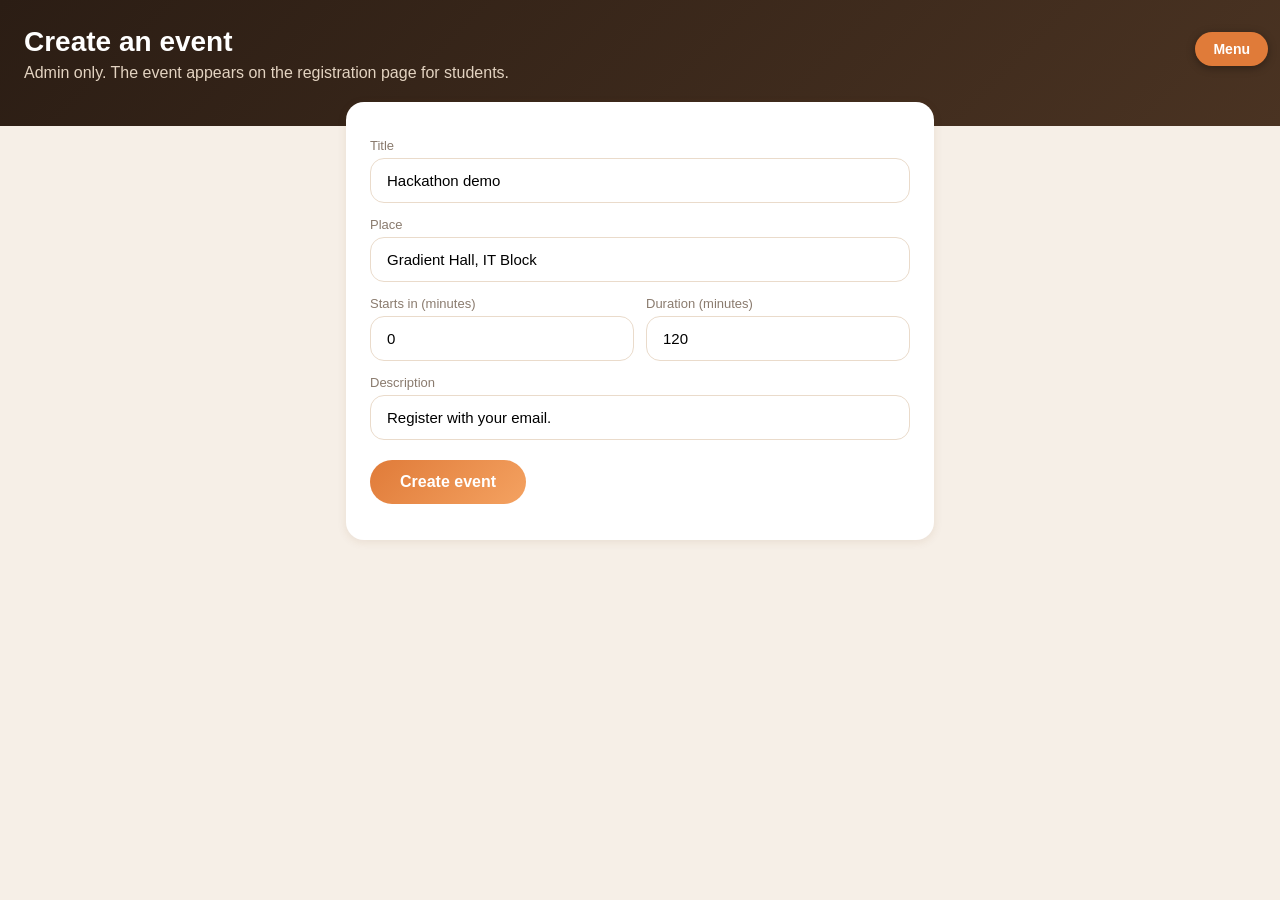
<file: static/create-event.html>
<!DOCTYPE html>
<html lang="en">
<head>
<meta charset="utf-8">
<meta name="viewport" content="width=device-width, initial-scale=1">
<title>CampusBuddy: Create an event</title>
<style>
  :root { --accent:#E07B39; --accent2:#F4A261; --dark:#B85C1E; --soft:#FBE3CF; --bg:#F6EFE7;
          --line:#EADBCB; --ink:#2F2A26; --muted:#8A7B6E; --side:#2B1D14; --green:#4E8F66; --red:#C0584A; }
  * { box-sizing:border-box; }
  body { margin:0; font-family:Calibri,"Segoe UI",Arial,sans-serif; background:var(--bg); color:var(--ink); }
  header { background:linear-gradient(135deg,var(--side),#4A3322); color:#fff; padding:26px 24px 44px; }
  header h1 { margin:0; font-size:28px; font-weight:600; }
  header p { margin:6px 0 0; color:#E3D3C1; }
  main { max-width:620px; margin:-24px auto 30px; padding:0 16px; }
  .card { background:#fff; border-radius:18px; padding:22px 24px; box-shadow:0 2px 10px rgba(120,70,20,.1); }
  label { display:block; font-size:13px; color:var(--muted); margin:14px 0 5px; }
  input { width:100%; padding:13px 16px; border-radius:14px; border:1px solid var(--line); font-size:15px; outline:none; }
  input:focus { border-color:var(--accent); }
  .two { display:grid; grid-template-columns:1fr 1fr; gap:12px; }
  button { margin-top:20px; padding:13px 30px; border:0; border-radius:24px; cursor:pointer; color:#fff; font-size:16px; font-weight:700;
           background:linear-gradient(135deg,var(--accent),var(--accent2)); }
  button:hover { opacity:.92; }
  #msg { margin-top:14px; font-weight:600; font-size:15px; }
  .ok { color:var(--green); } .bad { color:var(--red); }
  a { color:var(--dark); font-weight:600; }
</style>
</head>
<body>
<header>
  <h1>Create an event</h1>
  <p>Admin only. The event appears on the registration page for students.</p>
</header>
<main>
  <div class="card">
    <label>Title</label>
    <input id="t" type="text" value="Hackathon demo">
    <label>Place</label>
    <input id="p" type="text" value="Gradient Hall, IT Block">
    <div class="two">
      <div><label>Starts in (minutes)</label><input id="s" type="number" value="0" min="0"></div>
      <div><label>Duration (minutes)</label><input id="d" type="number" value="120" min="1"></div>
    </div>
    <label>Description</label>
    <input id="desc" type="text" value="Register with your email.">
    <button id="go" type="button">Create event</button>
    <div id="msg"></div>
  </div>
</main>
<script>
document.getElementById("go").addEventListener("click", function () {
  var out = document.getElementById("msg");
  out.className = ""; out.textContent = "Creating...";
  fetch("/api/events", {
    method: "POST",
    headers: { "Content-Type": "application/json" },
    body: JSON.stringify({
      title: document.getElementById("t").value,
      place: document.getElementById("p").value,
      start_in_min: parseFloat(document.getElementById("s").value) || 0,
      duration_min: parseInt(document.getElementById("d").value) || 30,
      description: document.getElementById("desc").value
    })
  }).then(function (r) {
    return r.json().catch(function () { return {}; }).then(function (d) {
      if (!r.ok) throw new Error(d.detail ? JSON.stringify(d.detail) : "Could not create the event");
      out.className = "ok";
      out.innerHTML = "Event created. <a href='/static/register.html'>Open the registration page</a>";
    });
  }).catch(function (e) { out.className = "bad"; out.textContent = e.message; });
});
</script>
<script src="/static/nav.js"></script>
</body>
</html>
</file>
